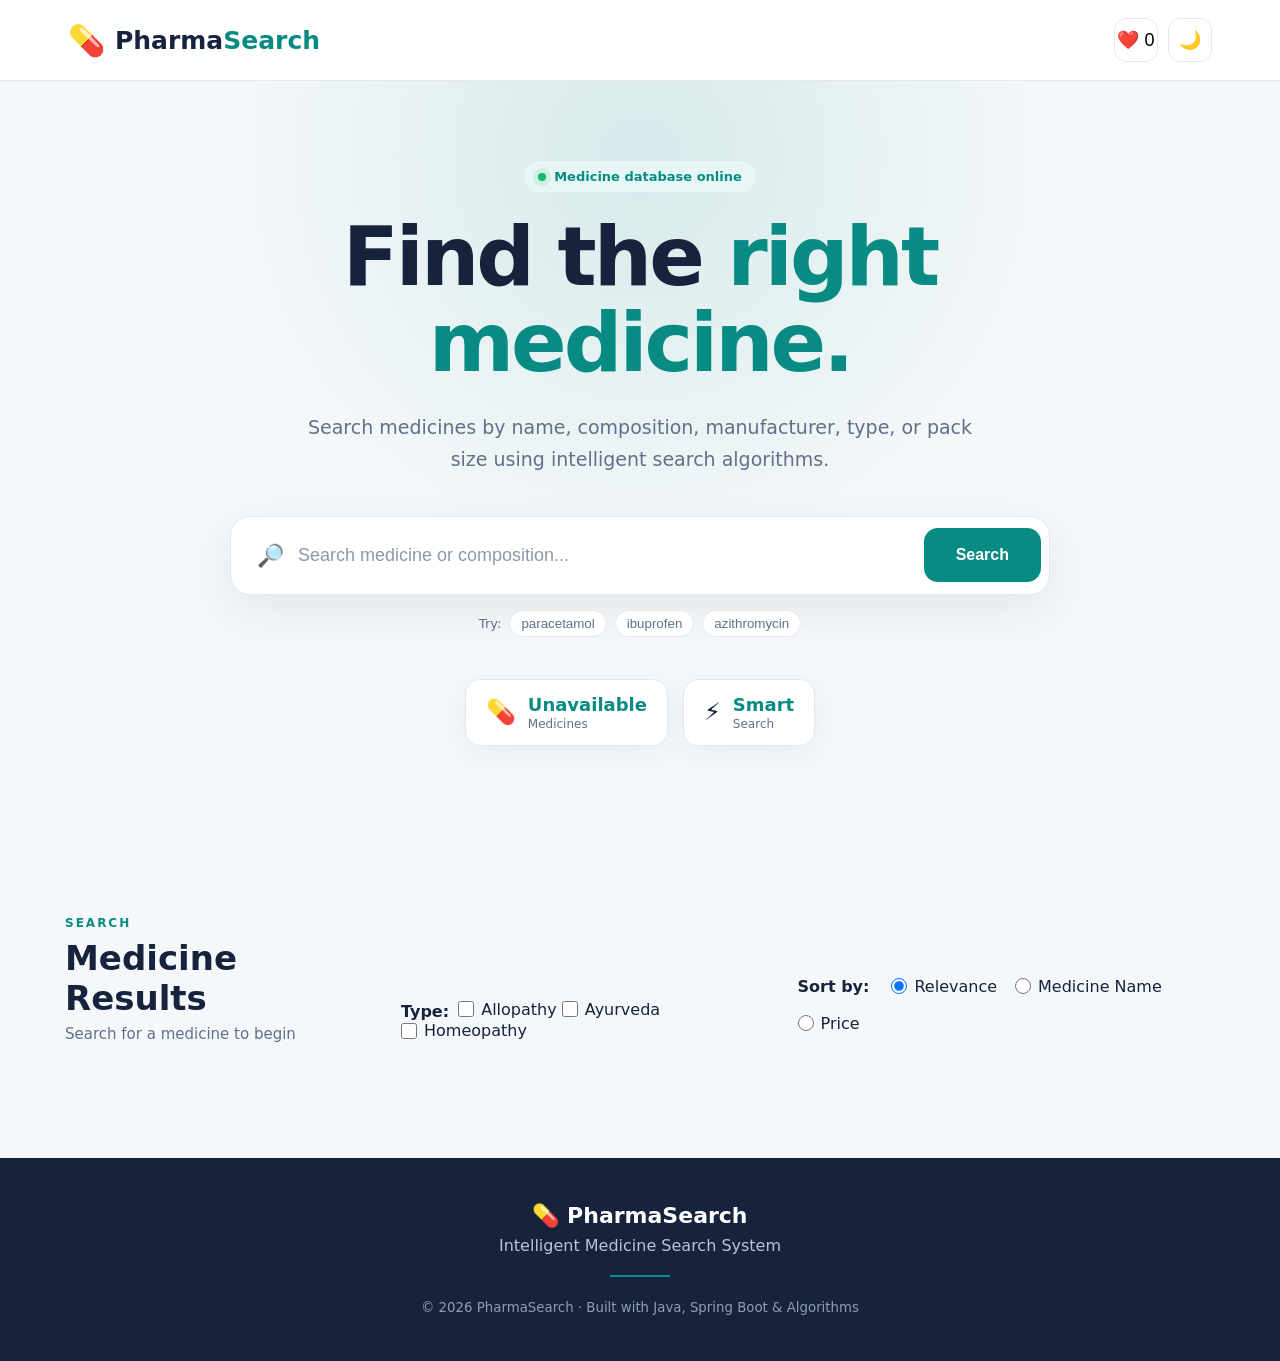
<file: frontend/index.html>
<!DOCTYPE html>
<html lang="en">
<head>
    <meta charset="UTF-8">
    <meta name="viewport" content="width=device-width, initial-scale=1.0">

    <title>PharmaSearch | Smart Medicine Search</title>

    <meta
        name="description"
        content="PharmaSearch - intelligent medicine search system"
    >

    <link rel="stylesheet" href="css/style.css">
</head>

<body>

<!-- ================= HEADER ================= -->

<header class="header">

    <div class="header-inner">

        <div class="logo" onclick="scrollToTop()">
            <span class="logo-icon">💊</span>
            <span>Pharma<span>Search</span></span>
        </div>

        <div class="header-actions">

            <button
                id="favoritesButton"
                class="header-button"
                title="Favorites"
            >
                ❤️
                <span id="favoritesCount">0</span>
            </button>

            <button
                id="themeButton"
                class="header-button"
                title="Toggle theme"
            >
                🌙
            </button>

        </div>

    </div>

</header>


<!-- ================= HERO ================= -->

<main>

<section class="hero">

    <div class="hero-content">

        <div class="status-badge">
            <span class="status-dot"></span>
            Medicine database online
        </div>

        <h1>
            Find the
            <span>right medicine.</span>
        </h1>

        <p class="hero-subtitle">
            Search medicines by name, composition, manufacturer,
            type, or pack size using intelligent search algorithms.
        </p>


        <!-- SEARCH -->

        <div class="search-wrapper">

            <div class="search-box">

                <span class="search-icon">🔎</span>

                <input
                    type="text"
                    id="searchInput"
                    placeholder="Search medicine or composition..."
                    autocomplete="off"
                >

                <button
                    id="clearButton"
                    class="clear-button hidden"
                    title="Clear search"
                >
                    ✕
                </button>

                <button
                    id="searchButton"
                    class="search-button"
                >
                    Search
                </button>

            </div>

            <div class="search-hints">

                <span>Try:</span>

                <button class="suggestion" data-query="paracetamol">
                    paracetamol
                </button>

                <button class="suggestion" data-query="ibuprofen">
                    ibuprofen
                </button>

                <button class="suggestion" data-query="azithromycin">
                    azithromycin
                </button>

            </div>

        </div>


        <!-- DATABASE STATS -->

        <div class="stats">

            <div class="stat-card">

                <div class="stat-icon">💊</div>

                <div>
                    <strong id="medicineCount">
                        Loading...
                    </strong>

                    <span>Medicines</span>
                </div>

            </div>


            <div class="stat-card">

                <div class="stat-icon">⚡</div>

                <div>
                    <strong>Smart</strong>
                    <span>Search</span>
                </div>

            </div>


            <div class="stat-card">

                <div class="stat-icon">🧠</div>

                <div>
                    <strong>3</strong>
                    <span>Algorithms</span>
                </div>

            </div>

        </div>

    </div>

</section>


<!-- ================= RESULTS ================= -->

<section class="results-section">

    <div class="results-container">

        <div class="results-header">

            <div>

                <p class="section-label">
                    SEARCH
                </p>

                <h2>
                    Medicine Results
                </h2>

                <p id="resultCount" class="result-count">
                    Search for a medicine to begin
                </p>

            </div>


            <div class="sort-container">

                <label for="sortSelect">
                    Sort
                </label>

                <select id="sortSelect">

                    <option value="relevance">
                        Relevance
                    </option>

                    <option value="price-low">
                        Price: Low → High
                    </option>

                    <option value="price-high">
                        Price: High → Low
                    </option>

                    <option value="name">
                        Name: A → Z
                    </option>

                </select>

            </div>

        </div>


        <!-- LOADING -->

        <div id="loading" class="loading hidden">

            <div class="skeleton-card"></div>
            <div class="skeleton-card"></div>
            <div class="skeleton-card"></div>

        </div>


        <!-- ERROR -->

        <div
            id="errorMessage"
            class="error hidden"
        ></div>


        <!-- RESULTS -->

        <div
            id="results"
            class="results-grid"
        ></div>


        <!-- EMPTY STATE -->

        <div
            id="emptyState"
            class="empty-state hidden"
        >

            <div class="empty-icon">
                🔍
            </div>

            <h3>
                No medicines found
            </h3>

            <p>
                Try another medicine name, composition,
                manufacturer, or spelling.
            </p>

        </div>

    </div>

</section>


<!-- ================= RECENT SEARCHES ================= -->

<section
    id="recentSection"
    class="recent-section hidden"
>

    <div class="recent-container">

        <div class="recent-header">

            <div>
                <p class="section-label">
                    HISTORY
                </p>

                <h2>
                    Recent Searches
                </h2>
            </div>

            <button
                id="clearHistoryButton"
                class="text-button"
            >
                Clear history
            </button>

        </div>

        <div id="recentSearches"></div>

    </div>

</section>


</main>


<!-- ================= MEDICINE MODAL ================= -->

<div
    id="medicineModal"
    class="modal hidden"
>

    <div
        class="modal-overlay"
        id="modalOverlay"
    ></div>

    <div class="modal-content">

        <button
            id="modalClose"
            class="modal-close"
        >
            ✕
        </button>

        <div id="modalBody"></div>

    </div>

</div>


<!-- ================= FAVORITES MODAL ================= -->

<div
    id="favoritesModal"
    class="modal hidden"
>

    <div
        class="modal-overlay"
        id="favoritesOverlay"
    ></div>

    <div class="modal-content favorites-modal">

        <button
            id="favoritesClose"
            class="modal-close"
        >
            ✕
        </button>

        <div class="modal-title">

            <span>❤️</span>

            <div>
                <h2>Your Favorites</h2>
                <p>Saved medicines</p>
            </div>

        </div>

        <div id="favoritesList"></div>

    </div>

</div>


<!-- ================= TOAST ================= -->

<div
    id="toast"
    class="toast"
>
    <span id="toastMessage"></span>
</div>


<!-- ================= BACK TO TOP ================= -->

<button
    id="backToTop"
    class="back-to-top hidden"
    title="Back to top"
>
    ↑
</button>


<!-- ================= FOOTER ================= -->

<footer class="footer">

    <div class="footer-inner">

        <div class="footer-brand">
            💊 PharmaSearch
        </div>

        <p>
            Intelligent Medicine Search System
        </p>

        <div class="footer-line"></div>

        <small>
            © 2026 PharmaSearch · Built with Java, Spring Boot & Algorithms
        </small>

    </div>

</footer>


<script src="js/app.js"></script>

</body>
</html>
</file>
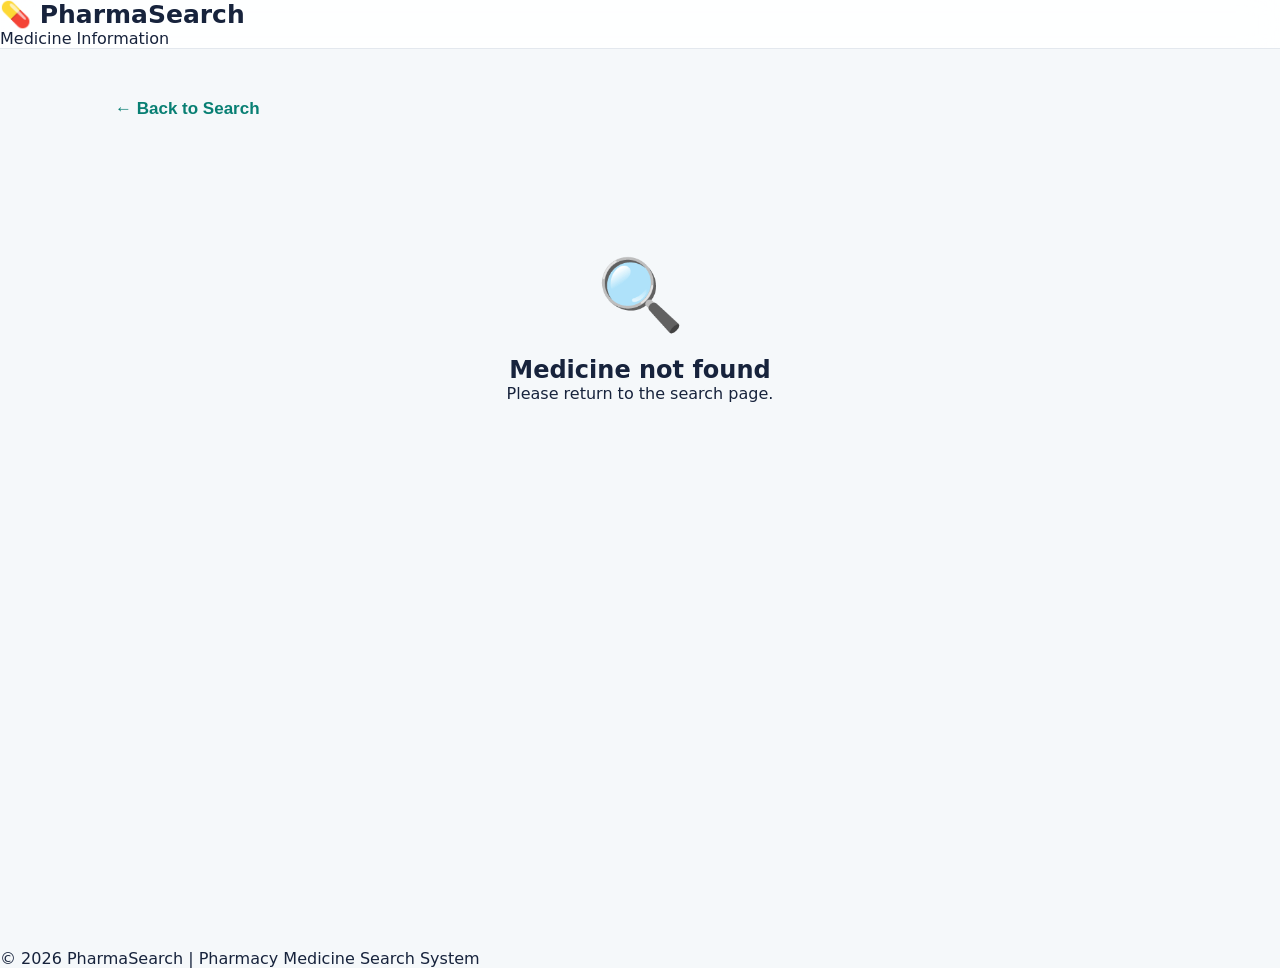
<file: frontend/medicine.html>
<!DOCTYPE html>
<html lang="en">

<head>
    <meta charset="UTF-8">

    <meta
        name="viewport"
        content="width=device-width, initial-scale=1.0"
    >

    <title>Medicine Details | PharmaSearch</title>

    <link rel="stylesheet" href="css/style.css">

    <style>
        .details-page {
            min-height: 100vh;
            padding: 40px 20px 80px;
        }

        .details-container {
            max-width: 1050px;
            margin: 0 auto;
        }

        .back-button {
            display: inline-flex;
            align-items: center;
            gap: 8px;
            border: none;
            background: transparent;
            color: #087f73;
            font-size: 17px;
            font-weight: 700;
            cursor: pointer;
            padding: 10px 0;
            margin-bottom: 25px;
            transition: transform 0.2s ease;
        }

        .back-button:hover {
            transform: translateX(-5px);
        }

        .medicine-details-card {
            background: rgba(255, 255, 255, 0.95);
            border: 1px solid #e4e9ef;
            border-radius: 28px;
            padding: 42px;
            box-shadow: 0 20px 60px rgba(20, 35, 60, 0.10);
            animation: detailsEnter 0.5s ease;
        }

        @keyframes detailsEnter {
            from {
                opacity: 0;
                transform: translateY(25px) scale(0.98);
            }

            to {
                opacity: 1;
                transform: translateY(0) scale(1);
            }
        }

        .medicine-top {
            display: flex;
            justify-content: space-between;
            align-items: flex-start;
            gap: 25px;
            margin-bottom: 35px;
        }

        .medicine-icon-large {
            width: 85px;
            height: 85px;
            border-radius: 22px;
            display: flex;
            align-items: center;
            justify-content: center;
            font-size: 48px;
            background: #eefaf8;
            margin-bottom: 20px;
        }

        .medicine-title {
            font-size: clamp(30px, 5vw, 48px);
            line-height: 1.1;
            margin: 0 0 12px;
            color: #17233d;
        }

        .medicine-subtitle {
            font-size: 18px;
            color: #60708a;
            margin: 0;
        }

        .favorite-details-button {
            border: 1px solid #dfe5ec;
            background: white;
            border-radius: 16px;
            padding: 13px 18px;
            font-size: 17px;
            font-weight: 700;
            cursor: pointer;
            transition: all 0.25s ease;
            white-space: nowrap;
        }

        .favorite-details-button:hover {
            transform: translateY(-3px);
            box-shadow: 0 10px 25px rgba(0, 0, 0, 0.08);
        }

        .favorite-details-button.active {
            background: #fff1f5;
        }

        .details-grid {
            display: grid;
            grid-template-columns: repeat(2, 1fr);
            gap: 18px;
        }

        .detail-item {
            padding: 22px;
            background: #f7f9fb;
            border-radius: 18px;
            border: 1px solid #edf0f4;
            transition: transform 0.2s ease;
        }

        .detail-item:hover {
            transform: translateY(-3px);
        }

        .detail-label {
            display: block;
            font-size: 13px;
            font-weight: 800;
            text-transform: uppercase;
            letter-spacing: 1px;
            color: #7b8799;
            margin-bottom: 8px;
        }

        .detail-value {
            font-size: 18px;
            font-weight: 600;
            color: #263653;
            line-height: 1.5;
        }

        .price-box {
            margin-top: 25px;
            padding: 25px;
            border-radius: 20px;
            background: #eefaf8;
            display: flex;
            justify-content: space-between;
            align-items: center;
        }

        .price-label {
            font-size: 17px;
            color: #60708a;
        }

        .price-value {
            font-size: 32px;
            font-weight: 800;
            color: #087f73;
        }

        .details-actions {
            display: flex;
            gap: 15px;
            margin-top: 30px;
        }

        .details-action {
            border: none;
            border-radius: 15px;
            padding: 14px 22px;
            font-size: 16px;
            font-weight: 700;
            cursor: pointer;
            transition: all 0.25s ease;
        }

        .details-action:hover {
            transform: translateY(-3px);
        }

        .primary-action {
            background: #078b80;
            color: white;
        }

        .secondary-action {
            background: #eef1f5;
            color: #24324d;
        }

        .not-found {
            text-align: center;
            padding: 100px 20px;
        }

        .not-found-icon {
            font-size: 70px;
            margin-bottom: 20px;
        }

        @media (max-width: 700px) {

            .medicine-details-card {
                padding: 25px;
                border-radius: 22px;
            }

            .medicine-top {
                flex-direction: column;
            }

            .details-grid {
                grid-template-columns: 1fr;
            }

            .price-box {
                flex-direction: column;
                align-items: flex-start;
                gap: 8px;
            }

            .details-actions {
                flex-direction: column;
            }

            .details-action {
                width: 100%;
            }
        }
    </style>
</head>

<body>

    <header class="header">

        <div class="logo">
            💊 PharmaSearch
        </div>

        <div class="header-info">
            <span>Medicine Information</span>
        </div>

    </header>


    <main class="details-page">

        <div class="details-container">

            <button
                class="back-button"
                onclick="goBack()"
            >
                ← Back to Search
            </button>


            <div id="medicineContent">

                <div class="not-found">

                    <div class="not-found-icon">
                        💊
                    </div>

                    <h2>Loading medicine...</h2>

                </div>

            </div>

        </div>

    </main>


    <footer>
        <p>© 2026 PharmaSearch | Pharmacy Medicine Search System</p>
    </footer>


    <script>

        let medicine = null;


        function escapeHTML(value) {

            if (
                value === null ||
                value === undefined
            ) {
                return "";
            }

            return String(value)
                .replace(/&/g, "&amp;")
                .replace(/</g, "&lt;")
                .replace(/>/g, "&gt;")
                .replace(/"/g, "&quot;")
                .replace(/'/g, "&#039;");
        }


        function loadMedicine() {

            const savedMedicine =
                localStorage.getItem("selectedMedicine");

            if (!savedMedicine) {

                showNotFound();

                return;
            }

            try {

                medicine =
                    JSON.parse(savedMedicine);

                displayMedicine();

            } catch (error) {

                console.error(error);

                showNotFound();
            }
        }


        function displayMedicine() {

            const container =
                document.getElementById("medicineContent");

            const name =
                medicine.name || "Unknown Medicine";

            const manufacturer =
                medicine.manufacturer || "Not available";

            const type =
                medicine.type || "Not available";

            const packSize =
                medicine.packSize || "Not available";

            const composition1 =
                medicine.composition1 || "Not available";

            const composition2 =
                medicine.composition2
                    ? " + " + medicine.composition2
                    : "";

            const price =
                Number(medicine.price || 0).toFixed(2);


            container.innerHTML = `

                <div class="medicine-details-card">

                    <div class="medicine-top">

                        <div>

                            <div class="medicine-icon-large">
                                💊
                            </div>

                            <h1 class="medicine-title">
                                ${escapeHTML(name)}
                            </h1>

                            <p class="medicine-subtitle">
                                Medicine information from PharmaSearch
                            </p>

                        </div>


                        <button
                            id="favoriteButton"
                            class="favorite-details-button"
                            onclick="toggleFavorite()"
                        >
                            🤍 Add to Favorites
                        </button>

                    </div>


                    <div class="details-grid">

                        <div class="detail-item">

                            <span class="detail-label">
                                Manufacturer
                            </span>

                            <span class="detail-value">
                                ${escapeHTML(manufacturer)}
                            </span>

                        </div>


                        <div class="detail-item">

                            <span class="detail-label">
                                Medicine Type
                            </span>

                            <span class="detail-value">
                                ${escapeHTML(type)}
                            </span>

                        </div>


                        <div class="detail-item">

                            <span class="detail-label">
                                Pack Size
                            </span>

                            <span class="detail-value">
                                ${escapeHTML(packSize)}
                            </span>

                        </div>


                        <div class="detail-item">

                            <span class="detail-label">
                                Composition
                            </span>

                            <span class="detail-value">
                                ${escapeHTML(composition1)}
                                ${escapeHTML(composition2)}
                            </span>

                        </div>

                    </div>


                    <div class="price-box">

                        <span class="price-label">
                            Listed Price
                        </span>

                        <span class="price-value">
                            ₹${price}
                        </span>

                    </div>


                    <div class="details-actions">

                        <button
                            class="details-action primary-action"
                            onclick="copyMedicine()"
                        >
                            📋 Copy Information
                        </button>

                        <button
                            class="details-action secondary-action"
                            onclick="goBack()"
                        >
                            ← Search More Medicines
                        </button>

                    </div>

                </div>

            `;

            updateFavoriteButton();
        }


        function getMedicineKey() {

            return String(
                medicine.name || ""
            ).toLowerCase()
            + "|"
            + String(
                medicine.manufacturer || ""
            ).toLowerCase();
        }


        function getFavorites() {

            try {

                return JSON.parse(
                    localStorage.getItem("favorites")
                ) || [];

            } catch {

                return [];
            }
        }


        function toggleFavorite() {

            if (!medicine) {
                return;
            }

            let favorites =
                getFavorites();

            const key =
                getMedicineKey();

            const index =
                favorites.findIndex(
                    item =>
                        item.key === key
                );


            if (index >= 0) {

                favorites.splice(index, 1);

            } else {

                favorites.push({
                    key: key,
                    medicine: medicine
                });

            }


            localStorage.setItem(
                "favorites",
                JSON.stringify(favorites)
            );


            updateFavoriteButton();
        }


        function updateFavoriteButton() {

            const button =
                document.getElementById(
                    "favoriteButton"
                );

            if (!button || !medicine) {
                return;
            }

            const favorites =
                getFavorites();

            const key =
                getMedicineKey();

            const isFavorite =
                favorites.some(
                    item =>
                        item.key === key
                );


            if (isFavorite) {

                button.textContent =
                    "❤️ In Favorites";

                button.classList.add(
                    "active"
                );

            } else {

                button.textContent =
                    "🤍 Add to Favorites";

                button.classList.remove(
                    "active"
                );
            }
        }


        async function copyMedicine() {

            if (!medicine) {
                return;
            }

            const text = `

${medicine.name || ""}

Manufacturer:
${medicine.manufacturer || ""}

Type:
${medicine.type || ""}

Pack Size:
${medicine.packSize || ""}

Composition:
${medicine.composition1 || ""}
${medicine.composition2 || ""}

Price:
₹${Number(medicine.price || 0).toFixed(2)}

            `.trim();


            try {

                await navigator.clipboard.writeText(text);

                alert(
                    "Medicine information copied!"
                );

            } catch {

                alert(
                    "Unable to copy information."
                );
            }
        }


        function showNotFound() {

            document.getElementById(
                "medicineContent"
            ).innerHTML = `

                <div class="not-found">

                    <div class="not-found-icon">
                        🔍
                    </div>

                    <h2>
                        Medicine not found
                    </h2>

                    <p>
                        Please return to the search page.
                    </p>

                </div>

            `;
        }


        function goBack() {

            window.location.href =
                "index.html";
        }


        loadMedicine();

    </script>

</body>

</html>
</file>
<file: frontend/css/style.css>
/* =====================================================
   PHARMASEARCH
   Modern Medicine Search Interface
   ===================================================== */

* {
    margin: 0;
    padding: 0;
    box-sizing: border-box;
}

:root {

    --primary: #078b82;
    --primary-dark: #056d66;
    --primary-light: #e6f7f5;

    --background: #f5f8fa;
    --surface: #ffffff;

    --text: #17233c;
    --text-light: #61708a;
    --border: #e3e8ee;

    --danger: #dc3545;

    --shadow:
        0 15px 45px rgba(20, 35, 55, 0.08);

    --radius: 18px;
}

body.dark {

    --background: #0e1625;
    --surface: #172235;

    --text: #f1f5f9;
    --text-light: #aebbd0;

    --border: #29364b;

    --primary-light: #123b39;

    --shadow:
        0 15px 45px rgba(0, 0, 0, 0.25);
}

html {
    scroll-behavior: smooth;
}

body {

    font-family:
        Inter,
        system-ui,
        -apple-system,
        BlinkMacSystemFont,
        "Segoe UI",
        sans-serif;

    background: var(--background);
    color: var(--text);

    transition:
        background 0.35s ease,
        color 0.35s ease;

    min-height: 100vh;
}


/* =====================================================
   HEADER
   ===================================================== */

.header {

    position: sticky;
    top: 0;

    z-index: 100;

    background:
        rgba(255, 255, 255, 0.88);

    backdrop-filter: blur(18px);

    border-bottom:
        1px solid var(--border);

    transition: 0.3s ease;
}

body.dark .header {
    background: rgba(14, 22, 37, 0.9);
}

.header-inner {

    max-width: 1200px;
    margin: auto;

    padding:
        18px 28px;

    display: flex;

    align-items: center;
    justify-content: space-between;
}

.logo {

    display: flex;
    align-items: center;
    gap: 10px;

    font-size: 25px;
    font-weight: 800;

    color: var(--text);

    cursor: pointer;

    user-select: none;
}

.logo-icon {
    font-size: 30px;
}

.logo span:last-child span {
    color: var(--primary);
}

.header-actions {

    display: flex;
    gap: 10px;
}

.header-button {

    width: 44px;
    height: 44px;

    border:
        1px solid var(--border);

    background: var(--surface);

    border-radius: 12px;

    cursor: pointer;

    font-size: 18px;

    transition:
        transform 0.2s ease,
        background 0.2s ease;
}

.header-button:hover {

    transform: translateY(-2px);

    background: var(--primary-light);
}


/* =====================================================
   HERO
   ===================================================== */

.hero {

    min-height: 650px;

    display: flex;
    align-items: center;
    justify-content: center;

    text-align: center;

    padding:
        80px 20px 90px;

    background:

        radial-gradient(
            circle at 50% 10%,
            rgba(7, 139, 130, 0.13),
            transparent 45%
        );
}

.hero-content {
    width: 100%;
    max-width: 950px;
}

.status-badge {

    display: inline-flex;

    align-items: center;

    gap: 8px;

    padding:
        8px 14px;

    border-radius: 50px;

    background: var(--primary-light);

    color: var(--primary);

    font-size: 13px;

    font-weight: 700;

    margin-bottom: 22px;

    animation: fadeDown 0.7s ease;
}

.status-dot {

    width: 8px;
    height: 8px;

    border-radius: 50%;

    background: #19b56b;

    box-shadow:
        0 0 0 5px rgba(25,181,107,0.12);
}

.hero h1 {

    font-size:
        clamp(48px, 7vw, 82px);

    line-height: 1.05;

    letter-spacing: -3px;

    font-weight: 850;

    margin-bottom: 25px;

    animation: fadeUp 0.7s ease;
}

.hero h1 span {
    color: var(--primary);
}

.hero-subtitle {

    max-width: 700px;

    margin:
        0 auto 40px;

    color: var(--text-light);

    font-size: 19px;

    line-height: 1.7;

    animation: fadeUp 0.9s ease;
}


/* =====================================================
   SEARCH
   ===================================================== */

.search-wrapper {

    max-width: 820px;

    margin: auto;

    animation:
        fadeUp 1s ease;
}

.search-box {

    display: flex;

    align-items: center;

    background: var(--surface);

    border:
        1px solid var(--border);

    border-radius: 20px;

    padding: 8px;

    box-shadow: var(--shadow);

    transition:
        box-shadow 0.3s ease,
        transform 0.3s ease,
        border-color 0.3s ease;
}

.search-box:focus-within {

    border-color: var(--primary);

    box-shadow:
        0 20px 60px rgba(7, 139, 130, 0.16);

    transform: translateY(-2px);
}

.search-icon {

    padding-left: 18px;

    font-size: 22px;
}

.search-box input {

    flex: 1;

    min-width: 0;

    border: none;

    outline: none;

    background: transparent;

    color: var(--text);

    padding:
        20px 14px;

    font-size: 18px;
}

.search-box input::placeholder {
    color: #8c99aa;
}

.search-button {

    border: none;

    background: var(--primary);

    color: white;

    padding:
        18px 32px;

    border-radius: 14px;

    font-size: 16px;

    font-weight: 750;

    cursor: pointer;

    transition:
        background 0.2s ease,
        transform 0.2s ease;
}

.search-button:hover {

    background: var(--primary-dark);

    transform: translateY(-1px);
}

.search-button:active {
    transform: scale(0.97);
}

.clear-button {

    border: none;

    background: transparent;

    color: var(--text-light);

    cursor: pointer;

    font-size: 17px;

    padding: 10px;
}

.search-hints {

    display: flex;

    justify-content: center;

    align-items: center;

    flex-wrap: wrap;

    gap: 8px;

    margin-top: 15px;

    color: var(--text-light);

    font-size: 13px;
}

.suggestion {

    border:
        1px solid var(--border);

    background: var(--surface);

    color: var(--text-light);

    padding:
        5px 11px;

    border-radius: 20px;

    cursor: pointer;

    transition: 0.2s ease;
}

.suggestion:hover {

    color: var(--primary);

    border-color: var(--primary);

    transform: translateY(-1px);
}


/* =====================================================
   STATS
   ===================================================== */

.stats {

    display: flex;

    justify-content: center;

    gap: 15px;

    margin-top: 42px;

    flex-wrap: wrap;
}

.stat-card {

    display: flex;

    align-items: center;

    gap: 12px;

    background: var(--surface);

    border:
        1px solid var(--border);

    padding:
        14px 20px;

    border-radius: 15px;

    box-shadow:
        0 8px 30px rgba(20, 35, 55, 0.05);

    text-align: left;

    transition:
        transform 0.25s ease;
}

.stat-card:hover {
    transform: translateY(-4px);
}

.stat-icon {
    font-size: 24px;
}

.stat-card strong {

    display: block;

    color: var(--primary);

    font-size: 18px;
}

.stat-card span {

    display: block;

    color: var(--text-light);

    font-size: 12px;

    margin-top: 2px;
}


/* =====================================================
   RESULTS
   ===================================================== */

.results-section {

    padding:
        80px 20px;

    background: var(--background);
}

.results-container {

    max-width: 1150px;

    margin: auto;
}

.results-header {

    display: flex;

    justify-content: space-between;

    align-items: end;

    gap: 30px;

    margin-bottom: 35px;
}

.section-label {

    color: var(--primary);

    font-size: 12px;

    font-weight: 800;

    letter-spacing: 2px;

    margin-bottom: 8px;
}

.results-header h2,
.recent-header h2 {

    font-size: 34px;

    margin-bottom: 7px;
}

.result-count {

    color: var(--text-light);

    font-size: 15px;
}

.sort-container {

    display: flex;

    align-items: center;

    gap: 10px;

    color: var(--text-light);

    font-size: 14px;
}

.sort-container select {

    padding:
        10px 14px;

    border:
        1px solid var(--border);

    border-radius: 10px;

    background: var(--surface);

    color: var(--text);

    outline: none;

    cursor: pointer;
}


/* =====================================================
   RESULT GRID
   ===================================================== */

.results-grid {

    display: grid;

    grid-template-columns:
        repeat(2, minmax(0, 1fr));

    gap: 20px;
}

.medicine-card {

    background: var(--surface);

    border:
        1px solid var(--border);

    border-radius: var(--radius);

    padding: 25px;

    position: relative;

    overflow: hidden;

    box-shadow:
        0 7px 25px rgba(20, 35, 55, 0.045);

    animation:
        cardIn 0.45s ease both;

    transition:
        transform 0.25s ease,
        box-shadow 0.25s ease,
        border-color 0.25s ease;
}

.medicine-card::before {

    content: "";

    position: absolute;

    top: 0;
    left: 0;

    width: 4px;
    height: 100%;

    background: var(--primary);

    transform:
        scaleY(0);

    transform-origin: bottom;

    transition:
        transform 0.25s ease;
}

.medicine-card:hover {

    transform:
        translateY(-6px);

    box-shadow:
        0 18px 45px rgba(20, 35, 55, 0.11);

    border-color:
        rgba(7,139,130,0.3);
}

.medicine-card:hover::before {
    transform: scaleY(1);
}

.card-top {

    display: flex;

    justify-content: space-between;

    gap: 15px;
}

.medicine-card h3 {

    color: var(--primary);

    font-size: 21px;

    line-height: 1.35;

    margin-bottom: 17px;
}

.favorite-button {

    border: none;

    background: transparent;

    font-size: 21px;

    cursor: pointer;

    height: fit-content;

    transition:
        transform 0.2s ease;
}

.favorite-button:hover {
    transform: scale(1.2);
}

.medicine-card p {

    color: var(--text-light);

    line-height: 1.6;

    margin:
        7px 0;

    font-size: 14px;
}

.medicine-card strong {
    color: var(--text);
}

.card-footer {

    display: flex;

    justify-content: space-between;

    align-items: center;

    margin-top: 20px;

    padding-top: 15px;

    border-top:
        1px solid var(--border);
}

.price {

    font-size: 20px !important;

    font-weight: 800;

    color: var(--text) !important;
}

.view-button {

    border: none;

    background: var(--primary-light);

    color: var(--primary);

    padding:
        9px 14px;

    border-radius: 9px;

    font-weight: 700;

    cursor: pointer;

    transition: 0.2s ease;
}

.view-button:hover {
    transform: translateY(-2px);
}


/* =====================================================
   EMPTY / ERROR
   ===================================================== */

.empty-state {

    text-align: center;

    padding: 70px 20px;

    color: var(--text-light);
}

.empty-icon {
    font-size: 50px;
    margin-bottom: 15px;
}

.empty-state h3 {

    color: var(--text);

    font-size: 25px;

    margin-bottom: 8px;
}

.error {

    padding: 18px;

    background:
        rgba(220,53,69,0.08);

    color: var(--danger);

    border:
        1px solid rgba(220,53,69,0.2);

    border-radius: 12px;

    margin-bottom: 20px;
}


/* =====================================================
   SKELETON
   ===================================================== */

.loading {

    display: grid;

    grid-template-columns:
        repeat(2, 1fr);

    gap: 20px;
}

.skeleton-card {

    height: 250px;

    border-radius: var(--radius);

    background:

        linear-gradient(
            90deg,
            var(--surface) 25%,
            var(--border) 50%,
            var(--surface) 75%
        );

    background-size:
        200% 100%;

    animation:
        skeleton 1.4s infinite;
}


/* =====================================================
   RECENT
   ===================================================== */

.recent-section {

    padding:
        70px 20px;

    background: var(--surface);

    border-top:
        1px solid var(--border);
}

.recent-container {

    max-width: 1150px;

    margin: auto;
}

.recent-header {

    display: flex;

    justify-content: space-between;

    align-items: center;

    margin-bottom: 20px;
}

.recent-item {

    display: inline-flex;

    align-items: center;

    gap: 8px;

    padding:
        9px 14px;

    margin:
        5px;

    border:
        1px solid var(--border);

    border-radius: 50px;

    background: var(--background);

    color: var(--text);

    cursor: pointer;

    transition: 0.2s ease;
}

.recent-item:hover {

    border-color: var(--primary);

    color: var(--primary);

    transform: translateY(-2px);
}

.text-button {

    border: none;

    background: transparent;

    color: var(--primary);

    font-weight: 700;

    cursor: pointer;
}


/* =====================================================
   MODALS
   ===================================================== */

.modal {

    position: fixed;

    inset: 0;

    z-index: 500;

    display: flex;

    align-items: center;

    justify-content: center;

    padding: 20px;
}

.modal-overlay {

    position: absolute;

    inset: 0;

    background:
        rgba(5, 15, 25, 0.65);

    backdrop-filter:
        blur(5px);
}

.modal-content {

    position: relative;

    z-index: 1;

    width: 100%;

    max-width: 650px;

    max-height: 85vh;

    overflow-y: auto;

    background: var(--surface);

    border-radius: 22px;

    padding: 35px;

    box-shadow:
        0 30px 90px rgba(0,0,0,0.25);

    animation:
        modalIn 0.3s ease;
}

.modal-close {

    position: absolute;

    top: 18px;
    right: 18px;

    width: 38px;
    height: 38px;

    border: none;

    border-radius: 50%;

    background: var(--background);

    color: var(--text);

    cursor: pointer;

    font-size: 17px;
}

.modal-title {

    display: flex;

    align-items: center;

    gap: 15px;

    margin-bottom: 25px;
}

.modal-title > span {
    font-size: 35px;
}

.modal-title h2 {
    margin-bottom: 4px;
}

.modal-title p {
    color: var(--text-light);
}

.detail-title {

    color: var(--primary);

    font-size: 28px;

    margin-bottom: 25px;

    padding-right: 40px;
}

.detail-row {

    display: flex;

    justify-content: space-between;

    gap: 20px;

    padding:
        14px 0;

    border-bottom:
        1px solid var(--border);
}

.detail-row span:first-child {

    color: var(--text-light);

    font-weight: 600;
}

.detail-row span:last-child {

    text-align: right;

    font-weight: 650;
}

.modal-price {

    margin-top: 25px;

    font-size: 28px;

    color: var(--primary);

    font-weight: 850;
}


/* =====================================================
   TOAST
   ===================================================== */

.toast {

    position: fixed;

    bottom: 30px;
    left: 50%;

    transform:
        translate(-50%, 100px);

    background:
        #17233c;

    color: white;

    padding:
        13px 20px;

    border-radius: 12px;

    z-index: 1000;

    opacity: 0;

    pointer-events: none;

    transition:
        all 0.3s ease;
}

.toast.show {

    opacity: 1;

    transform:
        translate(-50%, 0);
}


/* =====================================================
   BACK TO TOP
   ===================================================== */

.back-to-top {

    position: fixed;

    right: 25px;
    bottom: 25px;

    width: 45px;
    height: 45px;

    border: none;

    border-radius: 50%;

    background: var(--primary);

    color: white;

    font-size: 22px;

    cursor: pointer;

    z-index: 90;

    box-shadow:
        0 8px 25px rgba(7,139,130,0.3);

    transition:
        transform 0.2s ease;
}

.back-to-top:hover {
    transform: translateY(-4px);
}


/* =====================================================
   FOOTER
   ===================================================== */

.footer {

    background: #17233c;

    color: white;

    padding:
        45px 20px;

    text-align: center;
}

.footer-brand {

    font-size: 22px;

    font-weight: 800;

    margin-bottom: 8px;
}

.footer p {
    color: #b9c5d6;
}

.footer-line {

    width: 60px;

    height: 2px;

    background: var(--primary);

    margin:
        20px auto;
}

.footer small {
    color: #8f9db1;
}


/* =====================================================
   UTILITIES
   ===================================================== */

.hidden {
    display: none !important;
}


/* =====================================================
   ANIMATIONS
   ===================================================== */

@keyframes fadeUp {

    from {
        opacity: 0;
        transform: translateY(25px);
    }

    to {
        opacity: 1;
        transform: translateY(0);
    }
}

@keyframes fadeDown {

    from {
        opacity: 0;
        transform: translateY(-15px);
    }

    to {
        opacity: 1;
        transform: translateY(0);
    }
}

@keyframes cardIn {

    from {
        opacity: 0;
        transform: translateY(20px);
    }

    to {
        opacity: 1;
        transform: translateY(0);
    }
}

@keyframes skeleton {

    from {
        background-position: 200% 0;
    }

    to {
        background-position: -200% 0;
    }
}

@keyframes modalIn {

    from {
        opacity: 0;
        transform: scale(0.94) translateY(15px);
    }

    to {
        opacity: 1;
        transform: scale(1) translateY(0);
    }
}


/* =====================================================
   RESPONSIVE
   ===================================================== */

@media (max-width: 800px) {

    .hero {
        min-height: auto;
        padding-top: 65px;
    }

    .results-grid,
    .loading {
        grid-template-columns: 1fr;
    }

    .results-header {
        align-items: flex-start;
        flex-direction: column;
    }

    .sort-container {
        width: 100%;
    }

    .sort-container select {
        flex: 1;
    }
}


@media (max-width: 600px) {

    .header-inner {
        padding: 14px 18px;
    }

    .logo {
        font-size: 21px;
    }

    .hero {
        padding:
            55px 15px 70px;
    }

    .hero h1 {
        letter-spacing: -2px;
    }

    .hero-subtitle {
        font-size: 16px;
    }

    .search-box {
        padding: 5px;

        flex-wrap: wrap;
    }

    .search-icon {
        display: none;
    }

    .search-box input {
        width: 100%;
        flex-basis: 100%;
        padding: 17px 14px;
    }

    .search-button {
        width: 100%;
    }

    .stats {
        flex-direction: column;
    }

    .stat-card {
        width: 100%;
    }

    .medicine-card {
        padding: 20px;
    }

    .modal-content {
        padding: 25px;
    }
}
</file>
